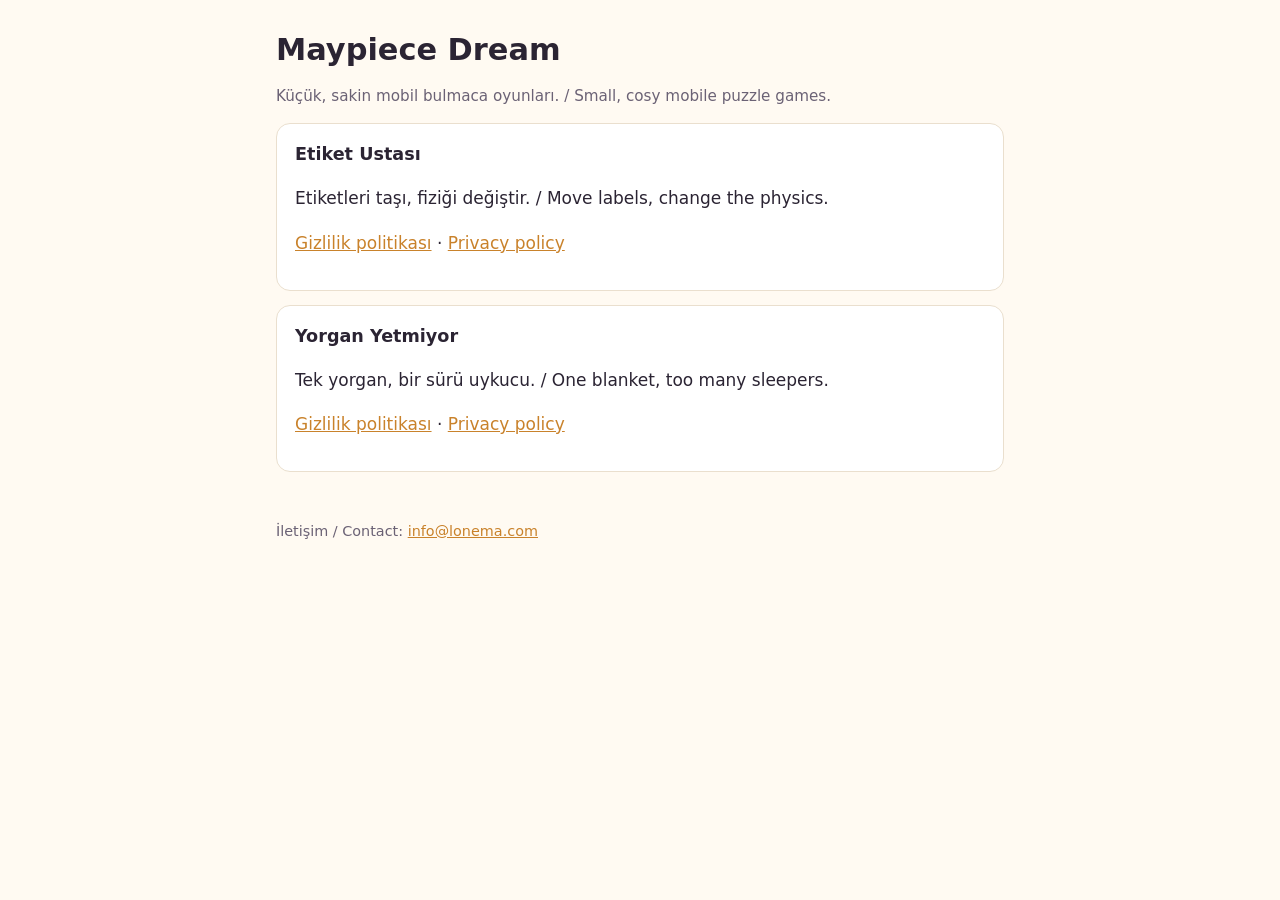
<file: index.html>
<!doctype html>
<html lang="tr">
<head>
<meta charset="utf-8">
<meta name="viewport" content="width=device-width, initial-scale=1">
<title>Maypiece Dream</title>
<link rel="stylesheet" href="style.css">
</head>
<body>
<main>
<h1>Maypiece Dream</h1>
<p class="meta">Küçük, sakin mobil bulmaca oyunları. / Small, cosy mobile puzzle games.</p>

<div class="card">
  <h3>Etiket Ustası</h3>
  <p>Etiketleri taşı, fiziği değiştir. / Move labels, change the physics.</p>
  <p><a href="etiket-ustasi/gizlilik.html">Gizlilik politikası</a> · <a href="etiket-ustasi/gizlilik.html#en">Privacy policy</a></p>
</div>

<div class="card">
  <h3>Yorgan Yetmiyor</h3>
  <p>Tek yorgan, bir sürü uykucu. / One blanket, too many sleepers.</p>
  <p><a href="yorgan-yetmiyor/gizlilik.html">Gizlilik politikası</a> · <a href="yorgan-yetmiyor/gizlilik.html#en">Privacy policy</a></p>
</div>

<footer>İletişim / Contact: <a href="mailto:info@lonema.com">info@lonema.com</a></footer>
</main>
</body>
</html>
</file>
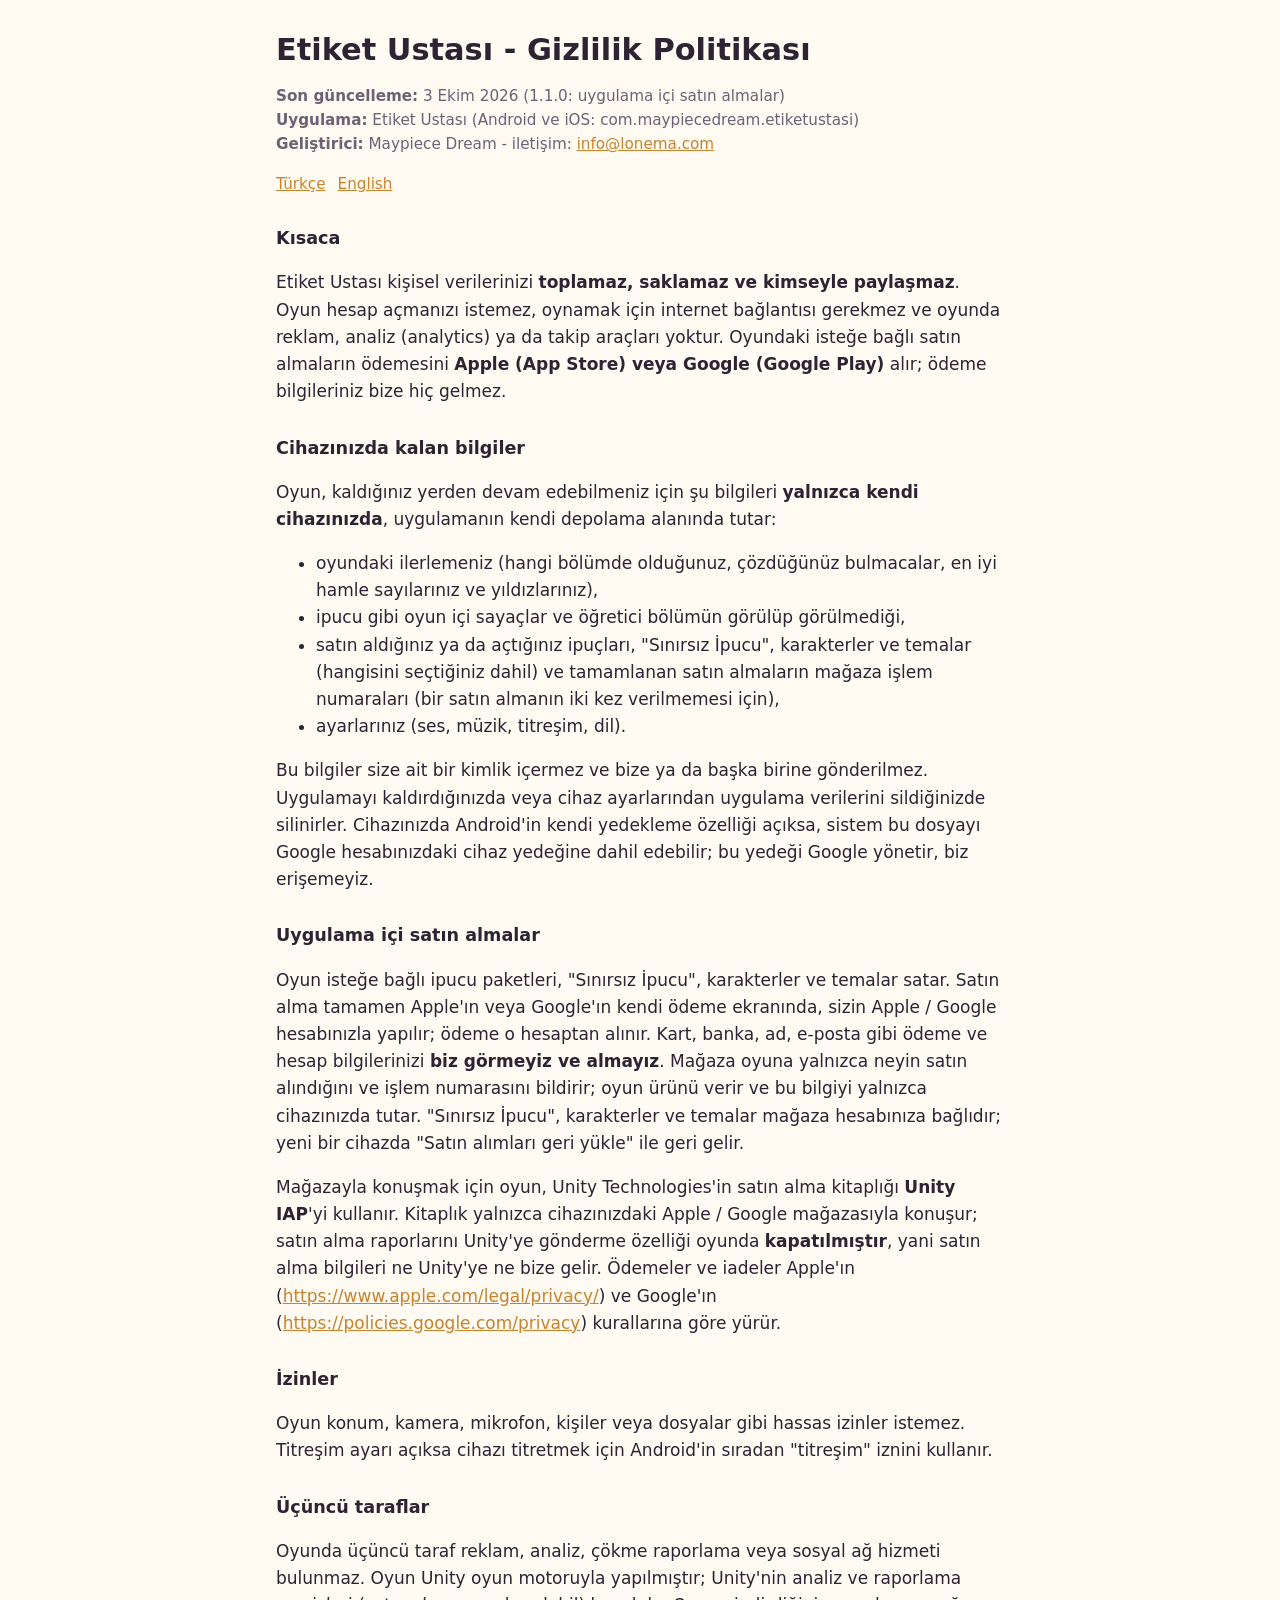
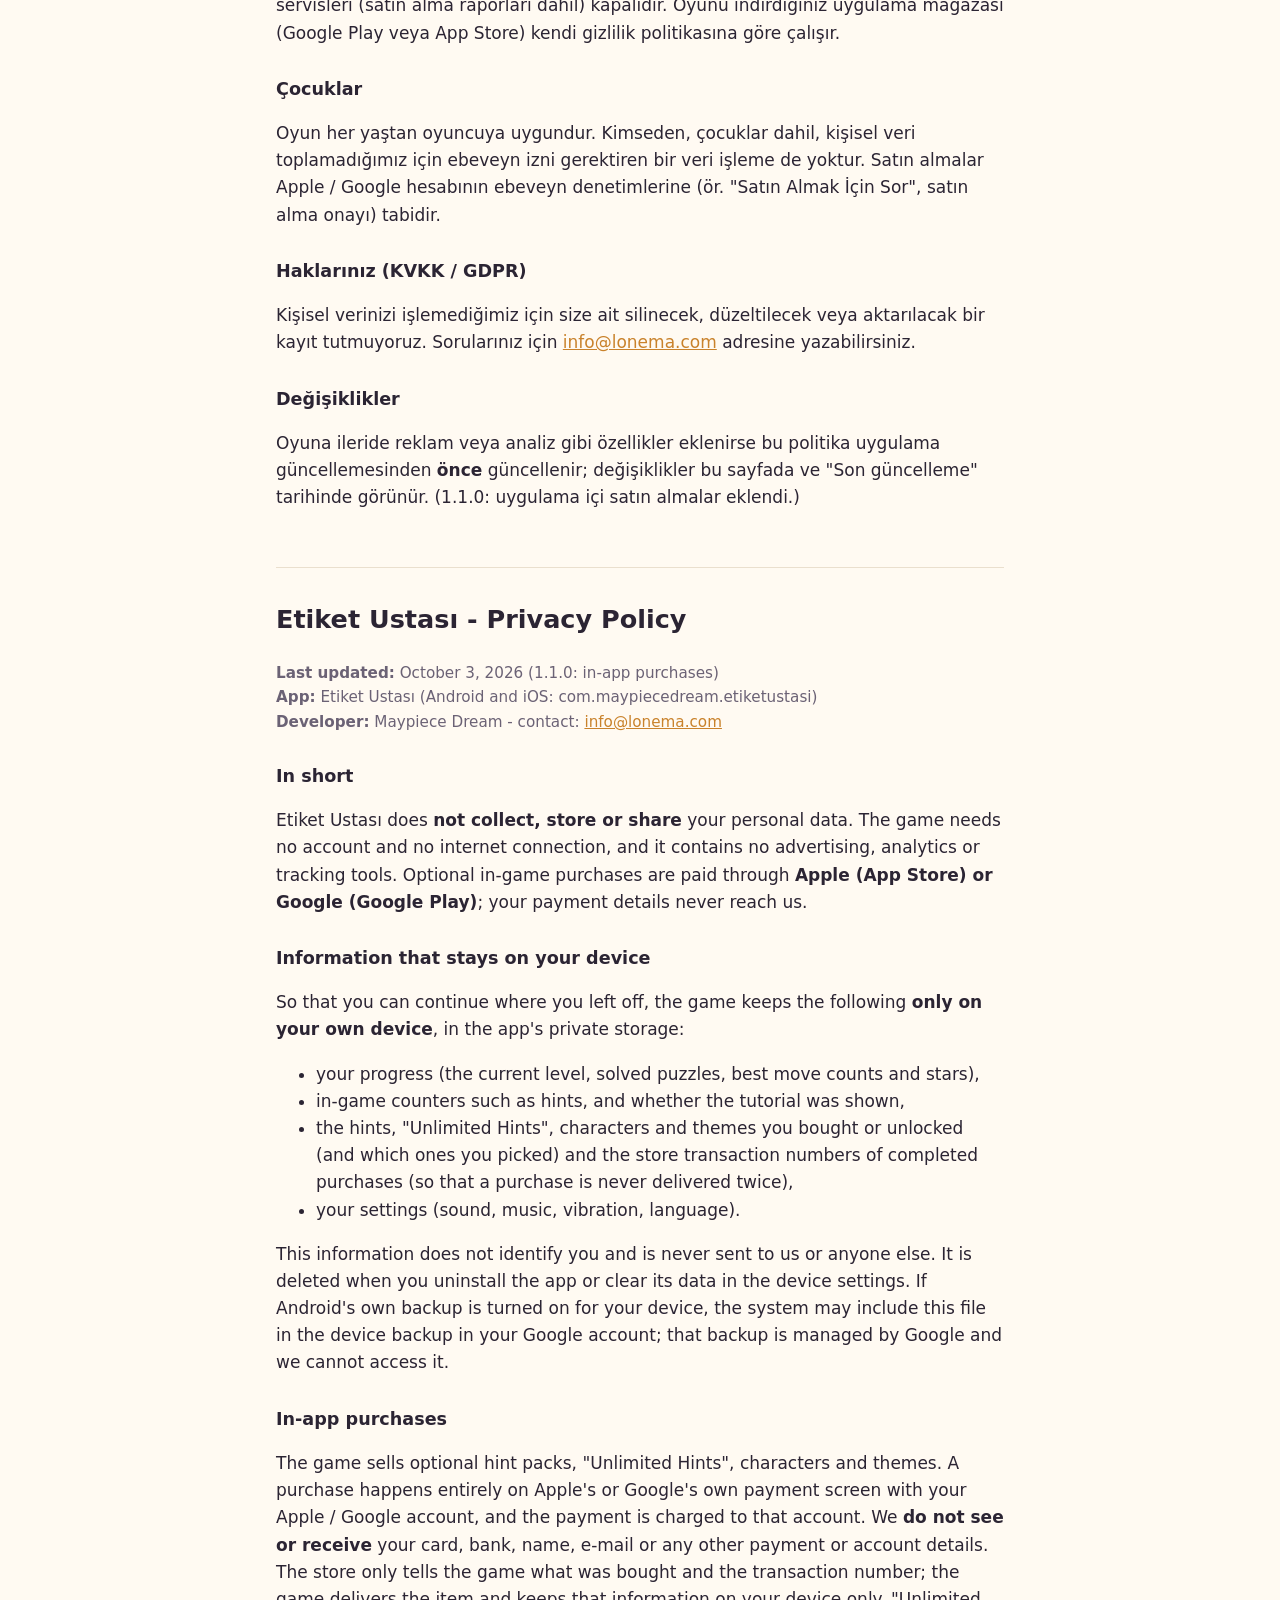
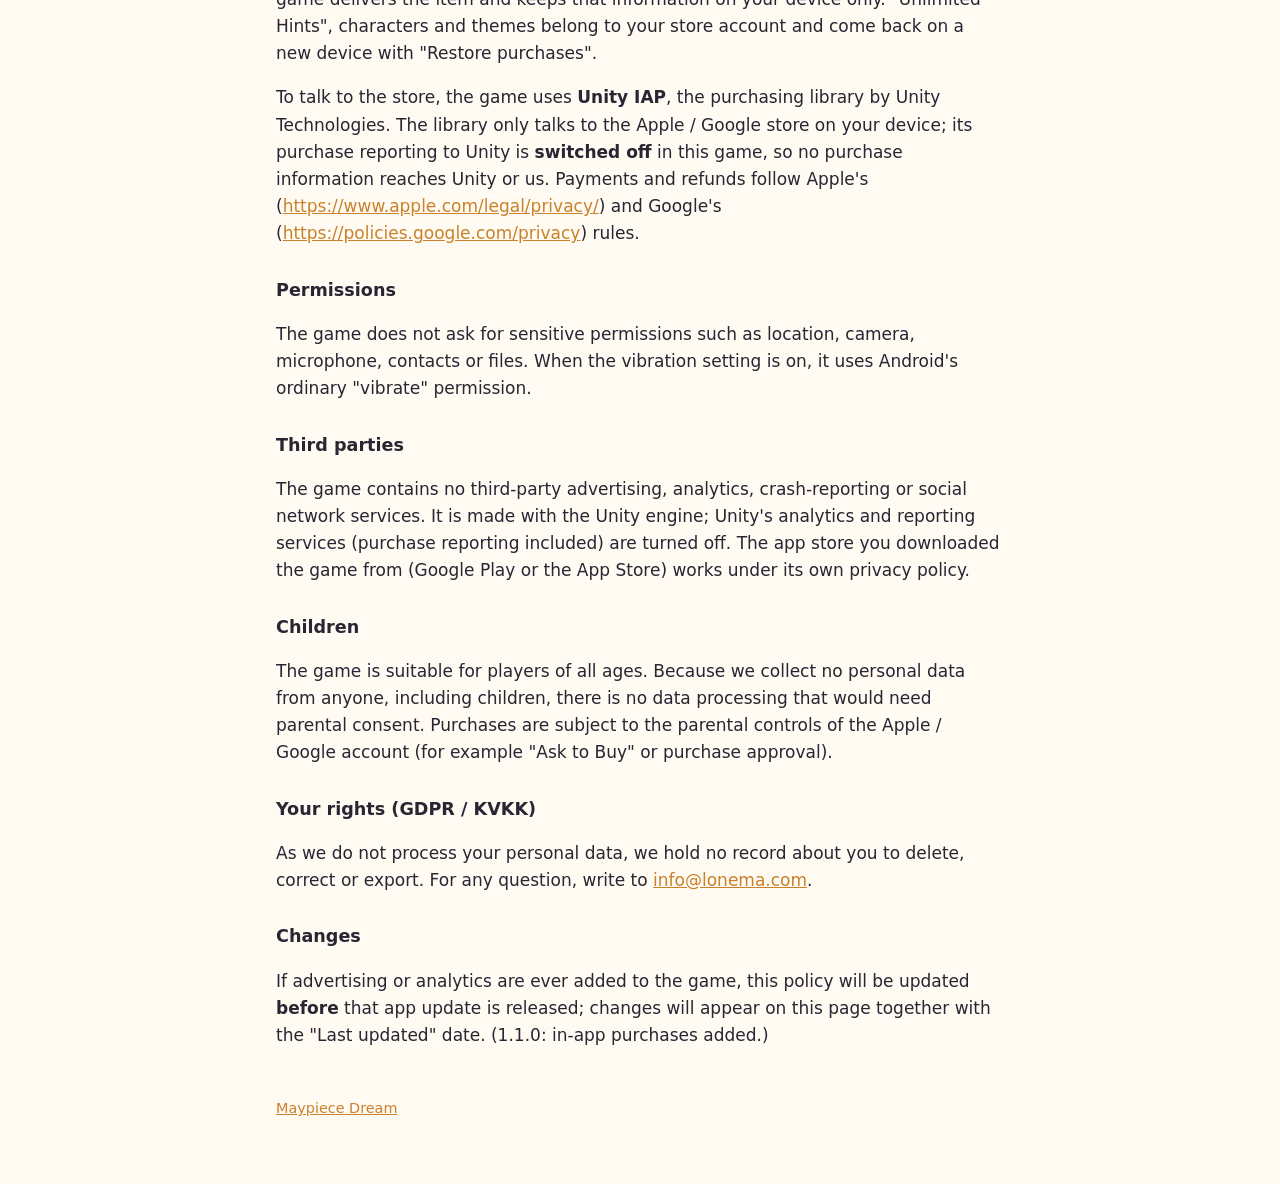
<file: etiket-ustasi/gizlilik.html>
<!doctype html>
<html lang="tr">
<head>
<meta charset="utf-8">
<meta name="viewport" content="width=device-width, initial-scale=1">
<title>Etiket Ustası Gizlilik</title>
<link rel="stylesheet" href="../style.css">
</head>
<body>
<main>
<h1>Etiket Ustası - Gizlilik Politikası</h1>
<p class="meta"><strong>Son güncelleme:</strong> 3 Ekim 2026 (1.1.0: uygulama içi satın almalar)<br>
<strong>Uygulama:</strong> Etiket Ustası (Android ve iOS: com.maypiecedream.etiketustasi)<br>
<strong>Geliştirici:</strong> Maypiece Dream - iletişim: <a href="mailto:info@lonema.com">info@lonema.com</a></p>
<p class="lang"><a href="#tr">Türkçe</a> <a href="#en">English</a></p>

<section id="tr">
<h3>Kısaca</h3>
<p>Etiket Ustası kişisel verilerinizi <strong>toplamaz, saklamaz ve kimseyle paylaşmaz</strong>. Oyun hesap açmanızı istemez, oynamak için internet bağlantısı gerekmez ve oyunda reklam, analiz (analytics) ya da takip araçları yoktur. Oyundaki isteğe bağlı satın almaların ödemesini <strong>Apple (App Store) veya Google (Google Play)</strong> alır; ödeme bilgileriniz bize hiç gelmez.</p>
<h3>Cihazınızda kalan bilgiler</h3>
<p>Oyun, kaldığınız yerden devam edebilmeniz için şu bilgileri <strong>yalnızca kendi cihazınızda</strong>, uygulamanın kendi depolama alanında tutar:</p>
<ul>
<li>oyundaki ilerlemeniz (hangi bölümde olduğunuz, çözdüğünüz bulmacalar, en iyi hamle sayılarınız ve yıldızlarınız),</li>
<li>ipucu gibi oyun içi sayaçlar ve öğretici bölümün görülüp görülmediği,</li>
<li>satın aldığınız ya da açtığınız ipuçları, "Sınırsız İpucu", karakterler ve temalar (hangisini seçtiğiniz dahil) ve tamamlanan satın almaların mağaza işlem numaraları (bir satın almanın iki kez verilmemesi için),</li>
<li>ayarlarınız (ses, müzik, titreşim, dil).</li>
</ul>
<p>Bu bilgiler size ait bir kimlik içermez ve bize ya da başka birine gönderilmez. Uygulamayı kaldırdığınızda veya cihaz ayarlarından uygulama verilerini sildiğinizde silinirler. Cihazınızda Android'in kendi yedekleme özelliği açıksa, sistem bu dosyayı Google hesabınızdaki cihaz yedeğine dahil edebilir; bu yedeği Google yönetir, biz erişemeyiz.</p>
<h3>Uygulama içi satın almalar</h3>
<p>Oyun isteğe bağlı ipucu paketleri, "Sınırsız İpucu", karakterler ve temalar satar. Satın alma tamamen Apple'ın veya Google'ın kendi ödeme ekranında, sizin Apple / Google hesabınızla yapılır; ödeme o hesaptan alınır. Kart, banka, ad, e-posta gibi ödeme ve hesap bilgilerinizi <strong>biz görmeyiz ve almayız</strong>. Mağaza oyuna yalnızca neyin satın alındığını ve işlem numarasını bildirir; oyun ürünü verir ve bu bilgiyi yalnızca cihazınızda tutar. "Sınırsız İpucu", karakterler ve temalar mağaza hesabınıza bağlıdır; yeni bir cihazda "Satın alımları geri yükle" ile geri gelir.</p>
<p>Mağazayla konuşmak için oyun, Unity Technologies'in satın alma kitaplığı <strong>Unity IAP</strong>'yi kullanır. Kitaplık yalnızca cihazınızdaki Apple / Google mağazasıyla konuşur; satın alma raporlarını Unity'ye gönderme özelliği oyunda <strong>kapatılmıştır</strong>, yani satın alma bilgileri ne Unity'ye ne bize gelir. Ödemeler ve iadeler Apple'ın (<a href="https://www.apple.com/legal/privacy/">https://www.apple.com/legal/privacy/</a>) ve Google'ın (<a href="https://policies.google.com/privacy">https://policies.google.com/privacy</a>) kurallarına göre yürür.</p>
<h3>İzinler</h3>
<p>Oyun konum, kamera, mikrofon, kişiler veya dosyalar gibi hassas izinler istemez. Titreşim ayarı açıksa cihazı titretmek için Android'in sıradan "titreşim" iznini kullanır.</p>
<h3>Üçüncü taraflar</h3>
<p>Oyunda üçüncü taraf reklam, analiz, çökme raporlama veya sosyal ağ hizmeti bulunmaz. Oyun Unity oyun motoruyla yapılmıştır; Unity'nin analiz ve raporlama servisleri (satın alma raporları dahil) kapalıdır. Oyunu indirdiğiniz uygulama mağazası (Google Play veya App Store) kendi gizlilik politikasına göre çalışır.</p>
<h3>Çocuklar</h3>
<p>Oyun her yaştan oyuncuya uygundur. Kimseden, çocuklar dahil, kişisel veri toplamadığımız için ebeveyn izni gerektiren bir veri işleme de yoktur. Satın almalar Apple / Google hesabının ebeveyn denetimlerine (ör. "Satın Almak İçin Sor", satın alma onayı) tabidir.</p>
<h3>Haklarınız (KVKK / GDPR)</h3>
<p>Kişisel verinizi işlemediğimiz için size ait silinecek, düzeltilecek veya aktarılacak bir kayıt tutmuyoruz. Sorularınız için <a href="mailto:info@lonema.com">info@lonema.com</a> adresine yazabilirsiniz.</p>
<h3>Değişiklikler</h3>
<p>Oyuna ileride reklam veya analiz gibi özellikler eklenirse bu politika uygulama güncellemesinden <strong>önce</strong> güncellenir; değişiklikler bu sayfada ve "Son güncelleme" tarihinde görünür. (1.1.0: uygulama içi satın almalar eklendi.)</p>
</section>

<section id="en">
<h2>Etiket Ustası - Privacy Policy</h2>
<p class="meta"><strong>Last updated:</strong> October 3, 2026 (1.1.0: in-app purchases)<br>
<strong>App:</strong> Etiket Ustası (Android and iOS: com.maypiecedream.etiketustasi)<br>
<strong>Developer:</strong> Maypiece Dream - contact: <a href="mailto:info@lonema.com">info@lonema.com</a></p>
<h3>In short</h3>
<p>Etiket Ustası does <strong>not collect, store or share</strong> your personal data. The game needs no account and no internet connection, and it contains no advertising, analytics or tracking tools. Optional in-game purchases are paid through <strong>Apple (App Store) or Google (Google Play)</strong>; your payment details never reach us.</p>
<h3>Information that stays on your device</h3>
<p>So that you can continue where you left off, the game keeps the following <strong>only on your own device</strong>, in the app's private storage:</p>
<ul>
<li>your progress (the current level, solved puzzles, best move counts and stars),</li>
<li>in-game counters such as hints, and whether the tutorial was shown,</li>
<li>the hints, "Unlimited Hints", characters and themes you bought or unlocked (and which ones you picked) and the store transaction numbers of completed purchases (so that a purchase is never delivered twice),</li>
<li>your settings (sound, music, vibration, language).</li>
</ul>
<p>This information does not identify you and is never sent to us or anyone else. It is deleted when you uninstall the app or clear its data in the device settings. If Android's own backup is turned on for your device, the system may include this file in the device backup in your Google account; that backup is managed by Google and we cannot access it.</p>
<h3>In-app purchases</h3>
<p>The game sells optional hint packs, "Unlimited Hints", characters and themes. A purchase happens entirely on Apple's or Google's own payment screen with your Apple / Google account, and the payment is charged to that account. We <strong>do not see or receive</strong> your card, bank, name, e-mail or any other payment or account details. The store only tells the game what was bought and the transaction number; the game delivers the item and keeps that information on your device only. "Unlimited Hints", characters and themes belong to your store account and come back on a new device with "Restore purchases".</p>
<p>To talk to the store, the game uses <strong>Unity IAP</strong>, the purchasing library by Unity Technologies. The library only talks to the Apple / Google store on your device; its purchase reporting to Unity is <strong>switched off</strong> in this game, so no purchase information reaches Unity or us. Payments and refunds follow Apple's (<a href="https://www.apple.com/legal/privacy/">https://www.apple.com/legal/privacy/</a>) and Google's (<a href="https://policies.google.com/privacy">https://policies.google.com/privacy</a>) rules.</p>
<h3>Permissions</h3>
<p>The game does not ask for sensitive permissions such as location, camera, microphone, contacts or files. When the vibration setting is on, it uses Android's ordinary "vibrate" permission.</p>
<h3>Third parties</h3>
<p>The game contains no third-party advertising, analytics, crash-reporting or social network services. It is made with the Unity engine; Unity's analytics and reporting services (purchase reporting included) are turned off. The app store you downloaded the game from (Google Play or the App Store) works under its own privacy policy.</p>
<h3>Children</h3>
<p>The game is suitable for players of all ages. Because we collect no personal data from anyone, including children, there is no data processing that would need parental consent. Purchases are subject to the parental controls of the Apple / Google account (for example "Ask to Buy" or purchase approval).</p>
<h3>Your rights (GDPR / KVKK)</h3>
<p>As we do not process your personal data, we hold no record about you to delete, correct or export. For any question, write to <a href="mailto:info@lonema.com">info@lonema.com</a>.</p>
<h3>Changes</h3>
<p>If advertising or analytics are ever added to the game, this policy will be updated <strong>before</strong> that app update is released; changes will appear on this page together with the "Last updated" date. (1.1.0: in-app purchases added.)</p>
</section>

<footer><a href="../index.html">Maypiece Dream</a></footer>
</main>
</body>
</html>
</file>
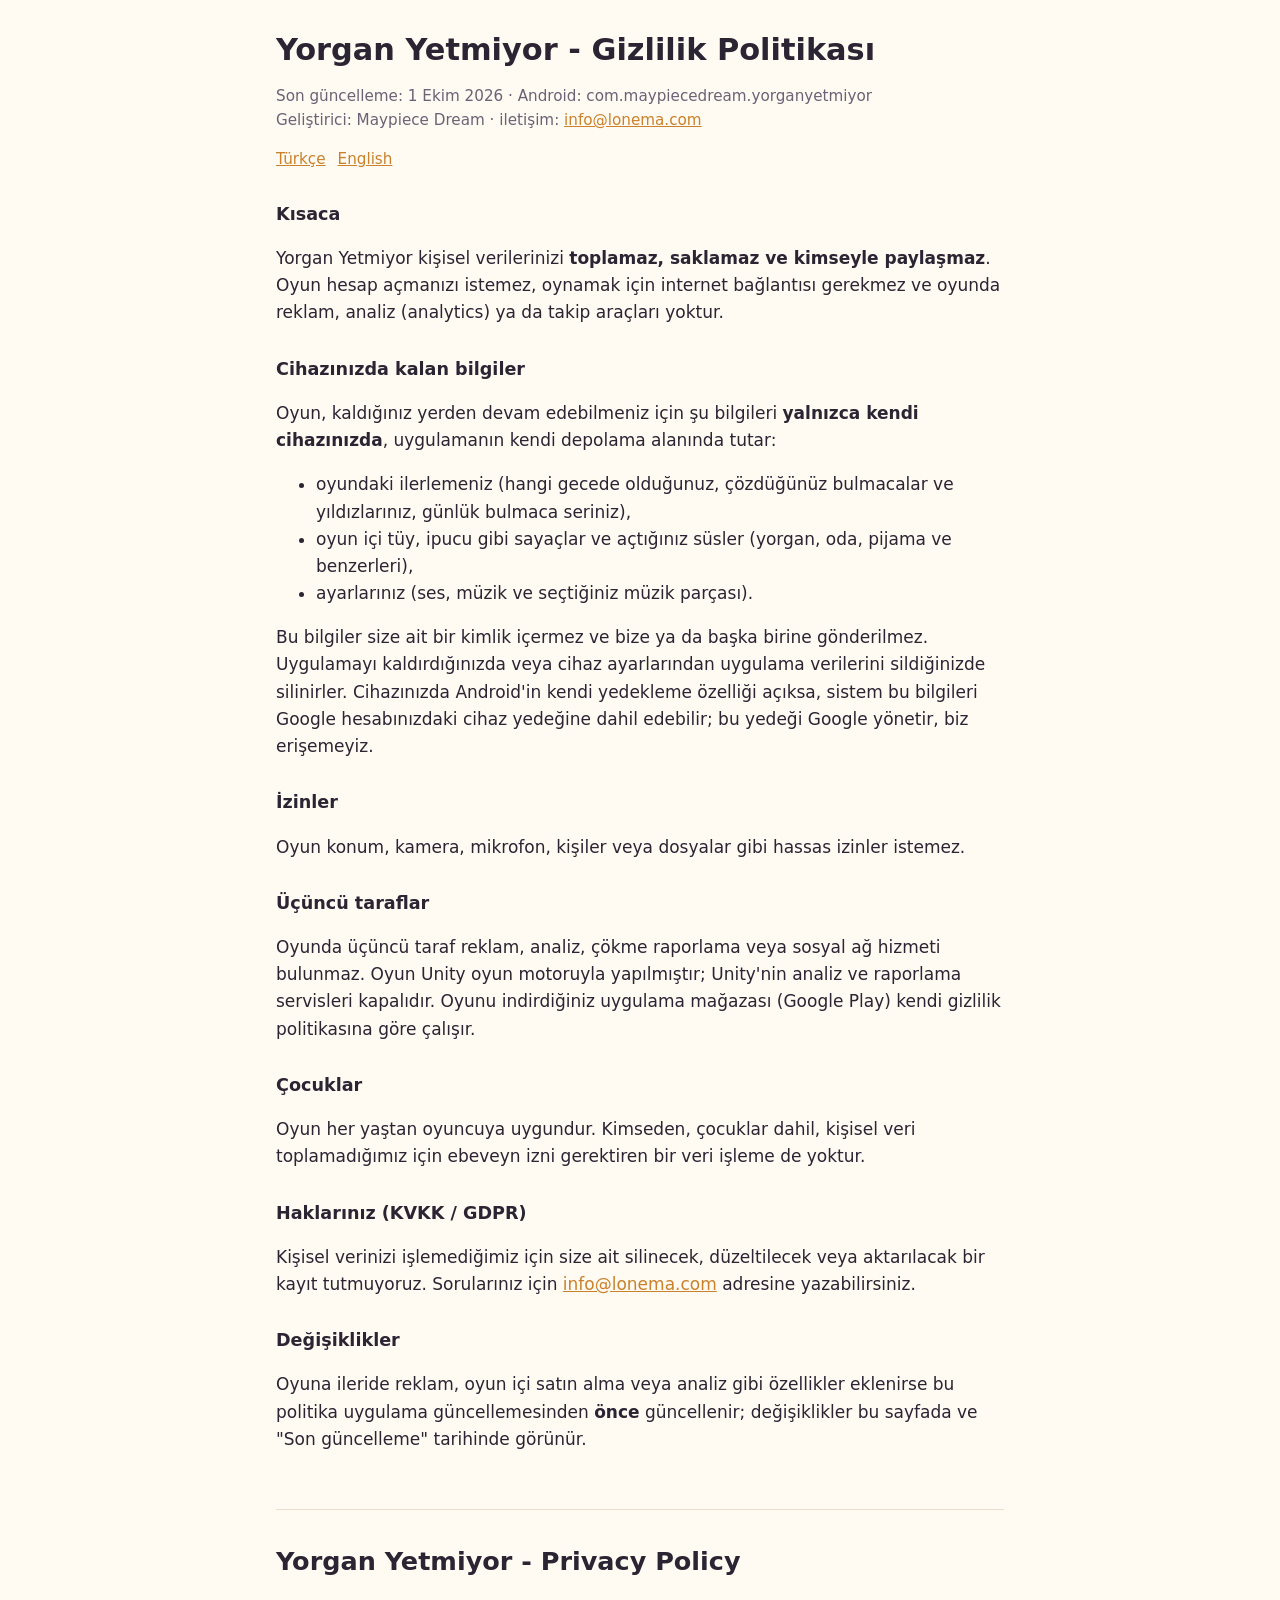
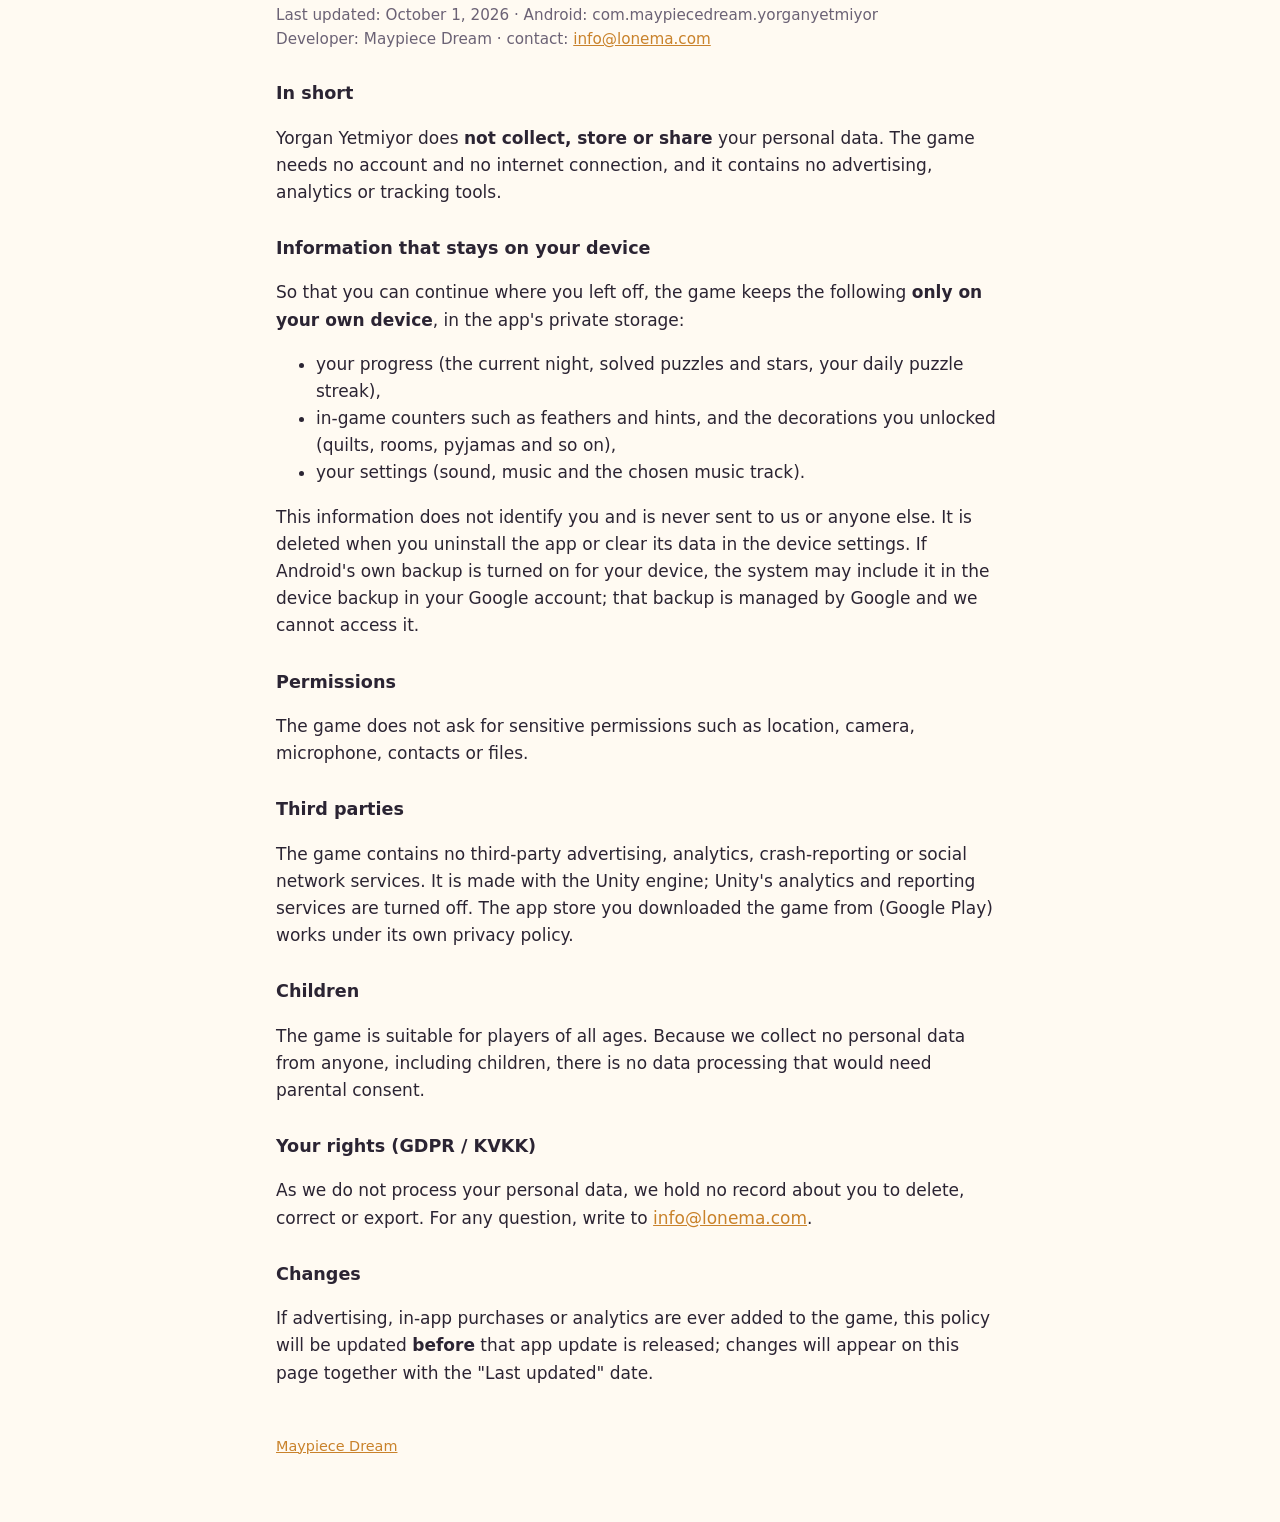
<file: yorgan-yetmiyor/gizlilik.html>
<!doctype html>
<html lang="tr">
<head>
<meta charset="utf-8">
<meta name="viewport" content="width=device-width, initial-scale=1">
<title>Yorgan Yetmiyor Gizlilik</title>
<link rel="stylesheet" href="../style.css">
</head>
<body>
<main>
<h1>Yorgan Yetmiyor - Gizlilik Politikası</h1>
<p class="meta">Son güncelleme: 1 Ekim 2026 · Android: com.maypiecedream.yorganyetmiyor<br>
Geliştirici: Maypiece Dream · iletişim: <a href="mailto:info@lonema.com">info@lonema.com</a></p>
<p class="lang"><a href="#tr">Türkçe</a> <a href="#en">English</a></p>

<section id="tr">
<h3>Kısaca</h3>
<p>Yorgan Yetmiyor kişisel verilerinizi <strong>toplamaz, saklamaz ve kimseyle paylaşmaz</strong>. Oyun hesap açmanızı istemez, oynamak için internet bağlantısı gerekmez ve oyunda reklam, analiz (analytics) ya da takip araçları yoktur.</p>

<h3>Cihazınızda kalan bilgiler</h3>
<p>Oyun, kaldığınız yerden devam edebilmeniz için şu bilgileri <strong>yalnızca kendi cihazınızda</strong>, uygulamanın kendi depolama alanında tutar:</p>
<ul>
<li>oyundaki ilerlemeniz (hangi gecede olduğunuz, çözdüğünüz bulmacalar ve yıldızlarınız, günlük bulmaca seriniz),</li>
<li>oyun içi tüy, ipucu gibi sayaçlar ve açtığınız süsler (yorgan, oda, pijama ve benzerleri),</li>
<li>ayarlarınız (ses, müzik ve seçtiğiniz müzik parçası).</li>
</ul>
<p>Bu bilgiler size ait bir kimlik içermez ve bize ya da başka birine gönderilmez. Uygulamayı kaldırdığınızda veya cihaz ayarlarından uygulama verilerini sildiğinizde silinirler. Cihazınızda Android'in kendi yedekleme özelliği açıksa, sistem bu bilgileri Google hesabınızdaki cihaz yedeğine dahil edebilir; bu yedeği Google yönetir, biz erişemeyiz.</p>

<h3>İzinler</h3>
<p>Oyun konum, kamera, mikrofon, kişiler veya dosyalar gibi hassas izinler istemez.</p>

<h3>Üçüncü taraflar</h3>
<p>Oyunda üçüncü taraf reklam, analiz, çökme raporlama veya sosyal ağ hizmeti bulunmaz. Oyun Unity oyun motoruyla yapılmıştır; Unity'nin analiz ve raporlama servisleri kapalıdır. Oyunu indirdiğiniz uygulama mağazası (Google Play) kendi gizlilik politikasına göre çalışır.</p>

<h3>Çocuklar</h3>
<p>Oyun her yaştan oyuncuya uygundur. Kimseden, çocuklar dahil, kişisel veri toplamadığımız için ebeveyn izni gerektiren bir veri işleme de yoktur.</p>

<h3>Haklarınız (KVKK / GDPR)</h3>
<p>Kişisel verinizi işlemediğimiz için size ait silinecek, düzeltilecek veya aktarılacak bir kayıt tutmuyoruz. Sorularınız için <a href="mailto:info@lonema.com">info@lonema.com</a> adresine yazabilirsiniz.</p>

<h3>Değişiklikler</h3>
<p>Oyuna ileride reklam, oyun içi satın alma veya analiz gibi özellikler eklenirse bu politika uygulama güncellemesinden <strong>önce</strong> güncellenir; değişiklikler bu sayfada ve "Son güncelleme" tarihinde görünür.</p>
</section>

<section id="en">
<h2>Yorgan Yetmiyor - Privacy Policy</h2>
<p class="meta">Last updated: October 1, 2026 · Android: com.maypiecedream.yorganyetmiyor<br>
Developer: Maypiece Dream · contact: <a href="mailto:info@lonema.com">info@lonema.com</a></p>

<h3>In short</h3>
<p>Yorgan Yetmiyor does <strong>not collect, store or share</strong> your personal data. The game needs no account and no internet connection, and it contains no advertising, analytics or tracking tools.</p>

<h3>Information that stays on your device</h3>
<p>So that you can continue where you left off, the game keeps the following <strong>only on your own device</strong>, in the app's private storage:</p>
<ul>
<li>your progress (the current night, solved puzzles and stars, your daily puzzle streak),</li>
<li>in-game counters such as feathers and hints, and the decorations you unlocked (quilts, rooms, pyjamas and so on),</li>
<li>your settings (sound, music and the chosen music track).</li>
</ul>
<p>This information does not identify you and is never sent to us or anyone else. It is deleted when you uninstall the app or clear its data in the device settings. If Android's own backup is turned on for your device, the system may include it in the device backup in your Google account; that backup is managed by Google and we cannot access it.</p>

<h3>Permissions</h3>
<p>The game does not ask for sensitive permissions such as location, camera, microphone, contacts or files.</p>

<h3>Third parties</h3>
<p>The game contains no third-party advertising, analytics, crash-reporting or social network services. It is made with the Unity engine; Unity's analytics and reporting services are turned off. The app store you downloaded the game from (Google Play) works under its own privacy policy.</p>

<h3>Children</h3>
<p>The game is suitable for players of all ages. Because we collect no personal data from anyone, including children, there is no data processing that would need parental consent.</p>

<h3>Your rights (GDPR / KVKK)</h3>
<p>As we do not process your personal data, we hold no record about you to delete, correct or export. For any question, write to <a href="mailto:info@lonema.com">info@lonema.com</a>.</p>

<h3>Changes</h3>
<p>If advertising, in-app purchases or analytics are ever added to the game, this policy will be updated <strong>before</strong> that app update is released; changes will appear on this page together with the "Last updated" date.</p>
</section>

<footer><a href="../index.html">Maypiece Dream</a></footer>
</main>
</body>
</html>
</file>
<file: style.css>
:root { --bg: #fffaf2; --ink: #2b2433; --muted: #6b6275; --accent: #c9822b; --card: #ffffff; --line: #eadfce; }
@media (prefers-color-scheme: dark) { :root { --bg: #1d1a22; --ink: #f1ebf5; --muted: #b3aabd; --accent: #f0b35c; --card: #27232e; --line: #3a3443; } }
* { box-sizing: border-box; }
body { margin: 0; background: var(--bg); color: var(--ink); font: 17px/1.6 system-ui, -apple-system, "Segoe UI", Roboto, sans-serif; }
main { max-width: 760px; margin: 0 auto; padding: 32px 16px 64px; }
h1 { font-size: 1.9rem; line-height: 1.2; margin: 0 0 4px; }
h2 { margin-top: 2.2em; border-top: 1px solid var(--line); padding-top: 1.2em; }
h3 { margin: 1.6em 0 .3em; font-size: 1.1rem; }
a { color: var(--accent); }
.meta { color: var(--muted); font-size: .95rem; }
.lang { display: flex; gap: 12px; margin: 12px 0 0; font-size: .95rem; }
.card { background: var(--card); border: 1px solid var(--line); border-radius: 14px; padding: 16px 18px; margin: 14px 0; }
.card h3 { margin-top: 0; }
footer { margin-top: 48px; color: var(--muted); font-size: .9rem; }
</file>
